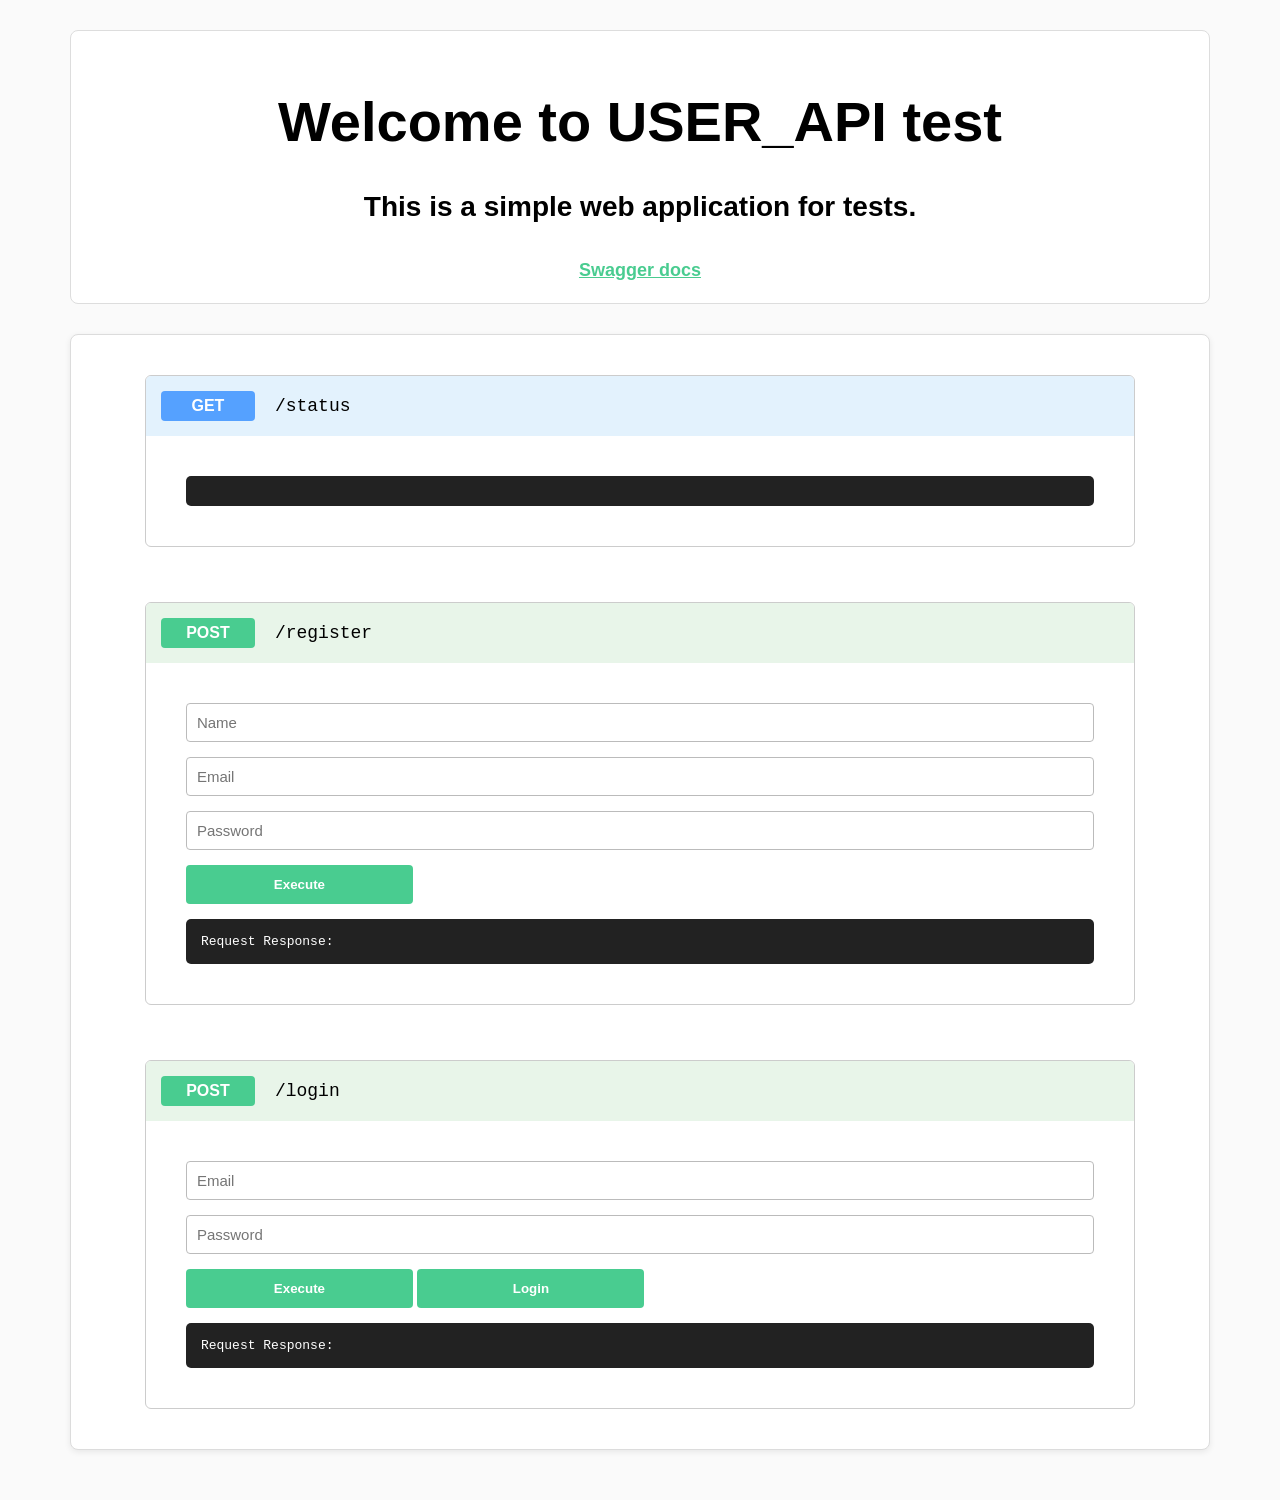
<file: index.html>
<!DOCTYPE html>
<html>
    <head>
        <meta charset="utf-8">
        <title>API_TEST</title>
        <link rel="stylesheet" href="style.css">
        <script src="main.js"></script>
    </head>
    <body onload="testAPI()">
        <diV class="API-Header">
            <h1>Welcome to USER_API test</h1>
            <p>This is a simple web application for tests.</p>
            <a href="http://localhost:8080/swagger-ui/index.html#/" style="color: #49cc90; font-size: 18px;" target="_blank">Swagger docs</a>
        </diV>
        
        <div class="API-TESTOptions">
            <div class="endpoint get">
                <div class="endpoint-get-header">
                    <span class="method-get">GET</span>

                    <span class="route">/status</span>
                </div>
                <div class="endpoint-body">
                    <form>
                        <span id="response" class="Request-Response"></span>
                    </form>  
                </div>
            </div>

            <div class="endpoint post">
                <div class="endpoint-post-header">

                    <span class="method-post">POST</span>

                    <span class="route">/register</span>

                </div>

                <div class="endpoint-body">

                    <form onsubmit="event.preventDefault(); registerAPI();">
                        <input type="text" required id="Username_R" placeholder="Name">

                        <input type="email" required id="Email_R"placeholder="Email">

                        <input type="password" required minlength="6" id="Password_R"placeholder="Password">

                        <button>Execute</button>

                        <span id="register-response" class="Request-Response">Request Response: </span>
                    </form>
                    

                </div>
            </div>

            <div class="endpoint post">
                <div class="endpoint-post-header">

                    <span class="method-post">POST</span>

                    <span class="route">/login</span>

                </div>

                <div class="endpoint-body">

                    <form onsubmit="event.preventDefault();">
                        <input type="email" id="Username_L" required placeholder="Email">

                        <input type="password" id="Password_L" required placeholder="Password">

                        <div>
                            <button onclick="loginAPI_Response()">Execute</button>

                            <button onclick="loginAPI()">Login</button>
                        </div>
                        
                        <span id="login-response" class="Request-Response">Request Response: </span>
                    </form>
                </div>
            </div>
        </div>
    </body>
</html>
</file>
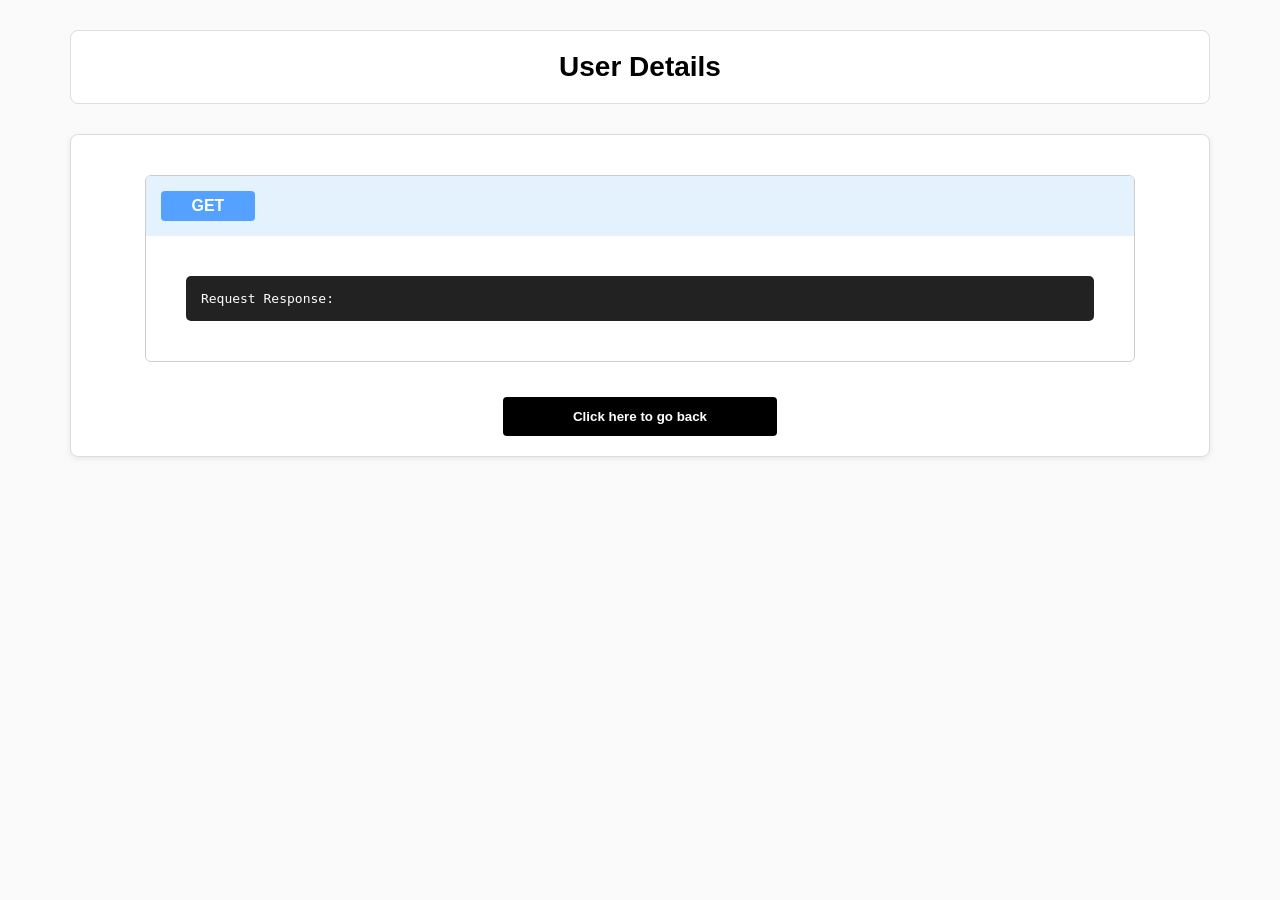
<file: secretPage.html>
<!DOCTYPE html>
<html>
    <head>
        <meta charset="utf-8">
        <title>API_TEST</title>
        <link rel="stylesheet" href="style.css">
        <script src="main.js"></script>
    </head>
    <body>
        <div class="API-Header">
            User Details 
        </div>

        <div class="API-TESTOptions">
            <div class="endpoint get">
                <div class="endpoint-get-header">
                    <span class="method-get">GET</span>
                </div>
                <div class="endpoint-body">
                    <form>
                        <span id="response" class="Request-Response">Request Response: </span>
                    </form>  
                </div>
            </div>

        <div style="display: flex; justify-content: center; text-align: center; align-items: center;">
            <a href="index.html" style="width: 100%;">
                <button style="background-color: black;">
                    Click here to go back
                </button>
            </a>
        </div>
    </body>
</html>
</file>
<file: style.css>
body {
    font-family: Arial, Helvetica, sans-serif;
    background: #fafafa;
    margin: 0;
    padding: 30px;
}

.API-Header {
    width: 90%;
    max-width: 1100px;
    margin: auto;
    margin-bottom: 30px;
    padding: 20px;

    background: white;
    border: 1px solid #ddd;
    border-radius: 8px;

    text-align: center;
    font-size: 28px;
    font-weight: bold;
}

.API-TESTOptions{

    width: 90%;
    max-width: 1100px;

    margin: 20px auto;

    padding: 20px;

    background: white;

    border: 1px solid #dcdcdc;
    border-radius: 8px;

    display: flex;
    flex-direction: column;
    gap: 15px;

    box-shadow: 0 2px 6px rgba(0,0,0,.08);
}

.API-TESTOptions h2{
    margin: 0;
}

input,
select,
textarea{
    padding: 10px;

    border: 1px solid #bbb;
    border-radius: 4px;

    font-size: 15px;
}

button{

    width: 25%;

    padding: 12px 18px;

    background: #49cc90;
    color: white;

    border: none;
    border-radius: 4px;

    cursor: pointer;
    font-weight: bold;

    transition: .2s;
}

button:hover{
    background: #39b67d;
}

.API-Response pre{

    background: #272822;
    color: #f8f8f2;

    padding: 15px;
    border-radius: 5px;

    overflow-x: auto;
}

.endpoint{

    width:90%;
    max-width:1100px;

    margin:20px auto;

    border:1px solid #ccc;
    border-radius:6px;

    overflow:hidden;
}

.endpoint-post-header,
.endpoint-get-header{

    display:flex;
    align-items:center;

    gap:20px;

    padding:15px;
}

.endpoint-post-header{
    background:#e8f5e9;
}

.endpoint-get-header{
    background:#e3f2fd;
}

.method-post,
.method-get{

    color:white;

    padding:6px 12px;

    border-radius:4px;

    font-weight:bold;

    min-width:70px;

    text-align:center;
}

.method-post{
    background:#49cc90;
}

.method-get{
    background:#55A1FF;
}

.route{

    font-family:monospace;
    font-size:18px;
}

.endpoint-body,
form{

    padding:20px;

    display:flex;
    flex-direction:column;

    gap:15px;
}

.Request-Response{

    background:#222222;
    color:#ffffff;

    padding:15px;
    border-radius:5px;

    overflow-x:auto;

    font-family:monospace;
}
</file>
